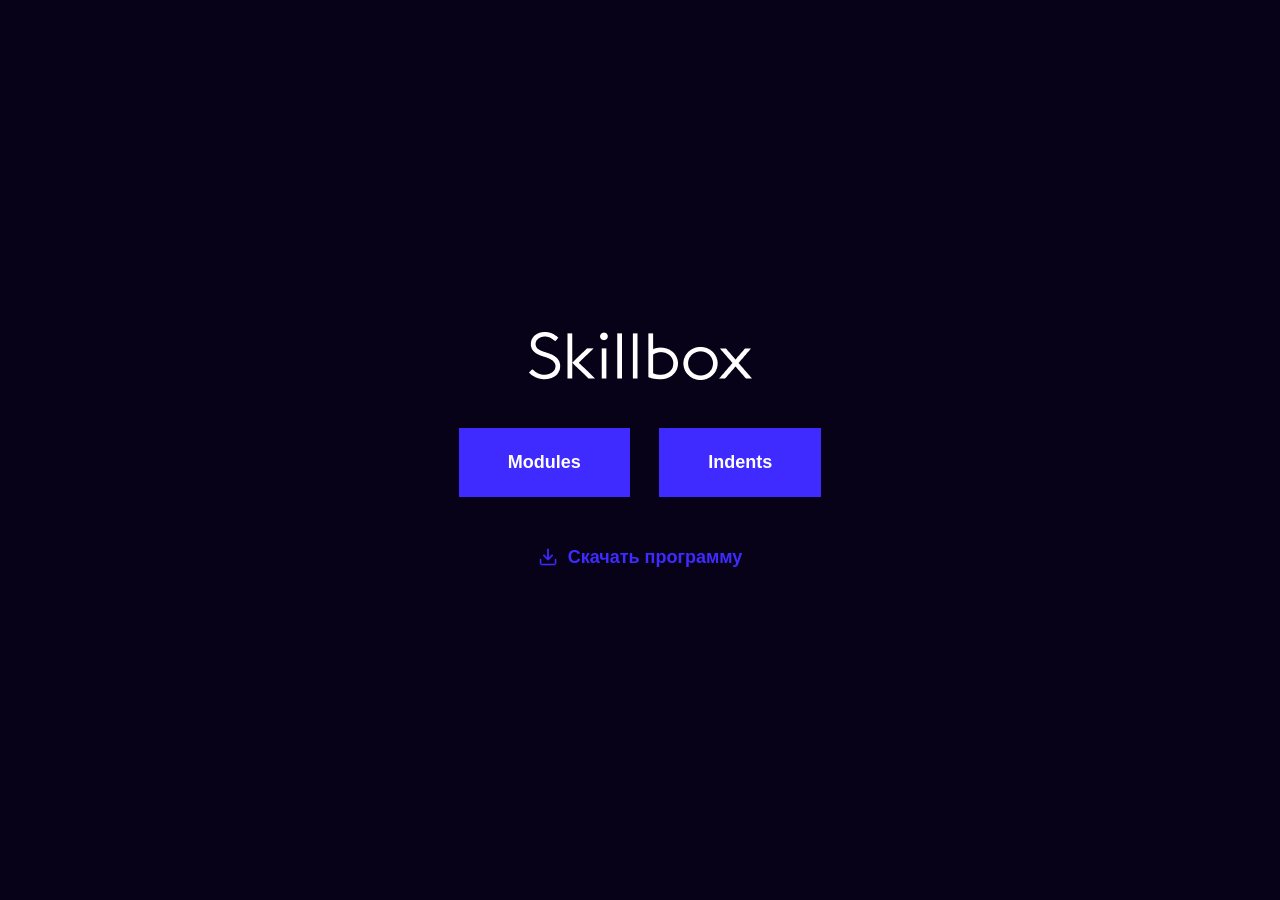
<file: index.html>
<!DOCTYPE html>
<html lang="ru">
  <head>
    <meta charset="UTF-8">
    <meta name="viewport" content="width=device-width, initial-scale=1.0">
    <title>Главное меню</title>
    <link rel="stylesheet" href="css/normalize.css">
    <link rel="stylesheet" href="css/style.css">
  </head>
  <body>
    <div class="main-container">
      <a class="logo" href="https://skillbox.ru/" target="_blank">
        <img src="img/logo-light.png" alt="Логотип skillbox">
      </a>
     <div class="links">
      <br>
      <a class="link" href="modules.html">
        Modules
      </a>
      <a class="link" href="article.html">
        Indents
      </a>
    </div>
      <a class="link-download" href="skillbox.docx" download>
        Скачать программу
      </a>
    </div>
  </body>
</html>
</file>
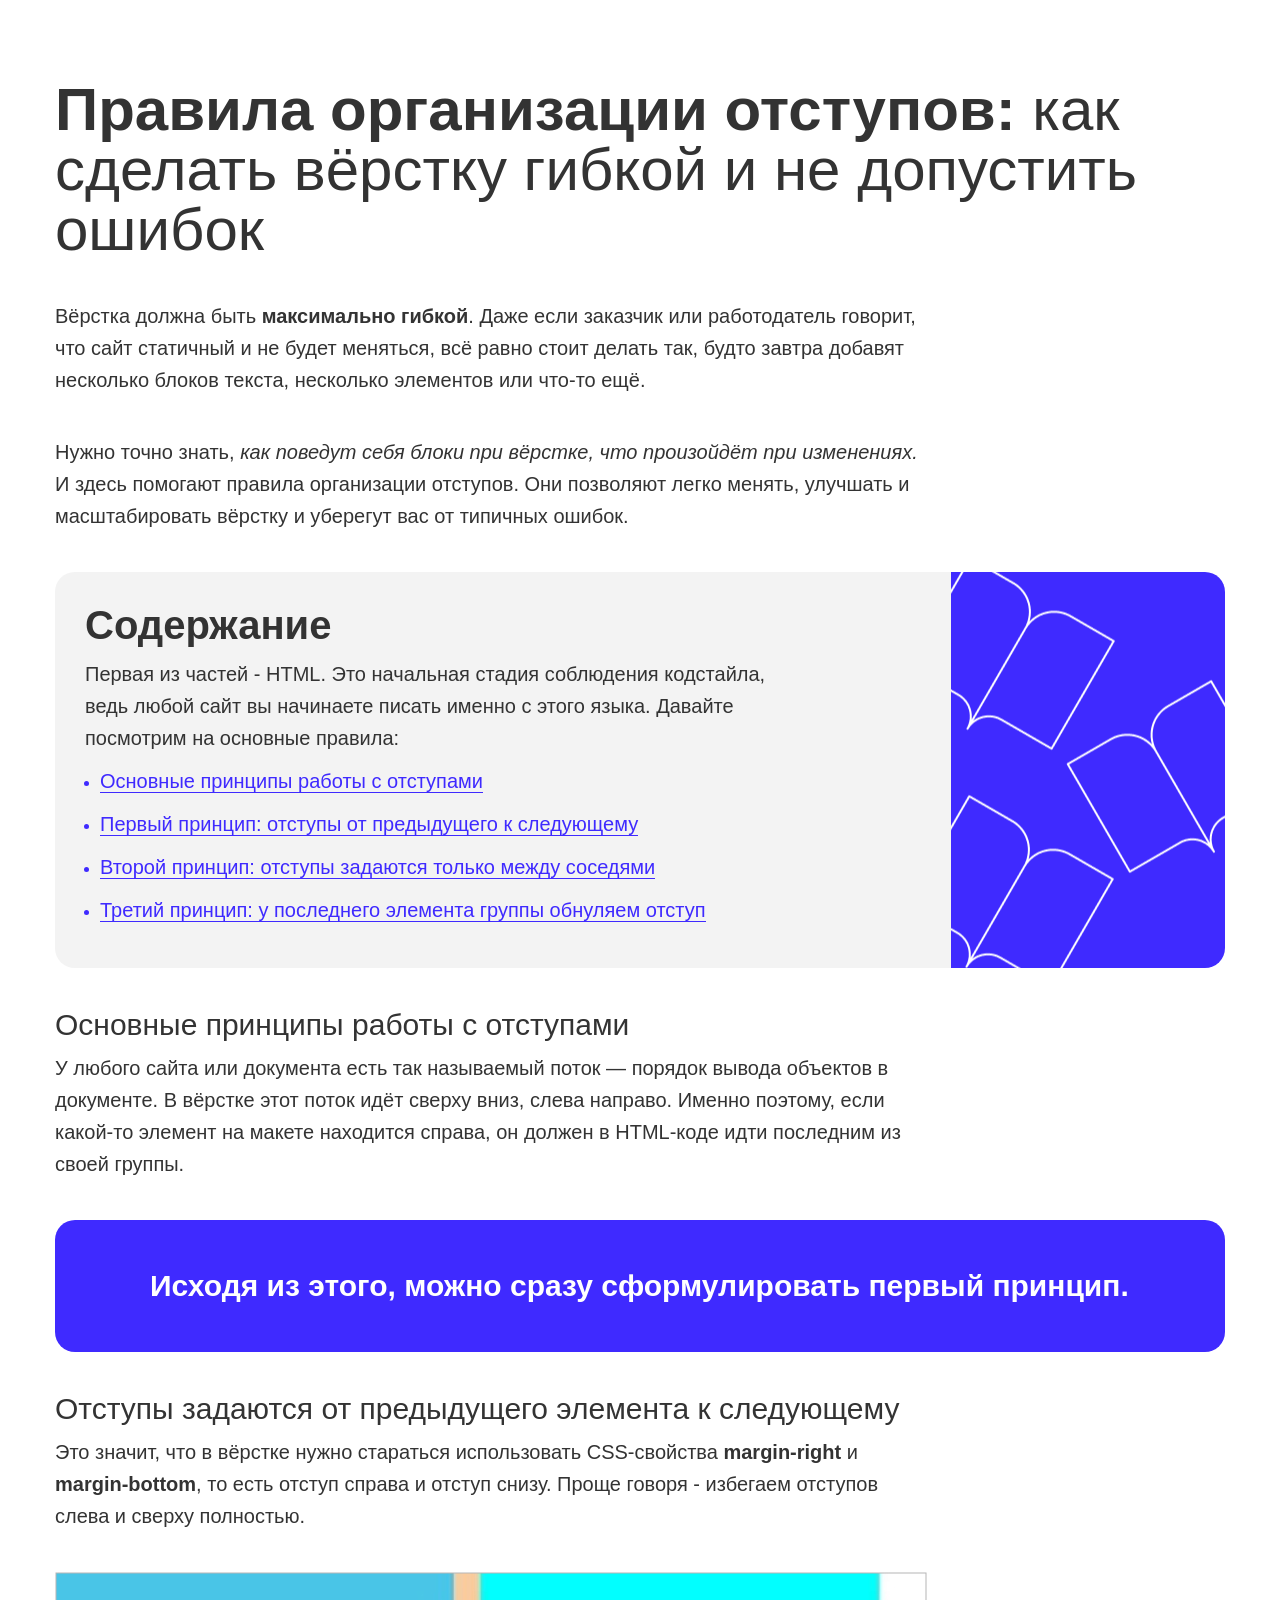
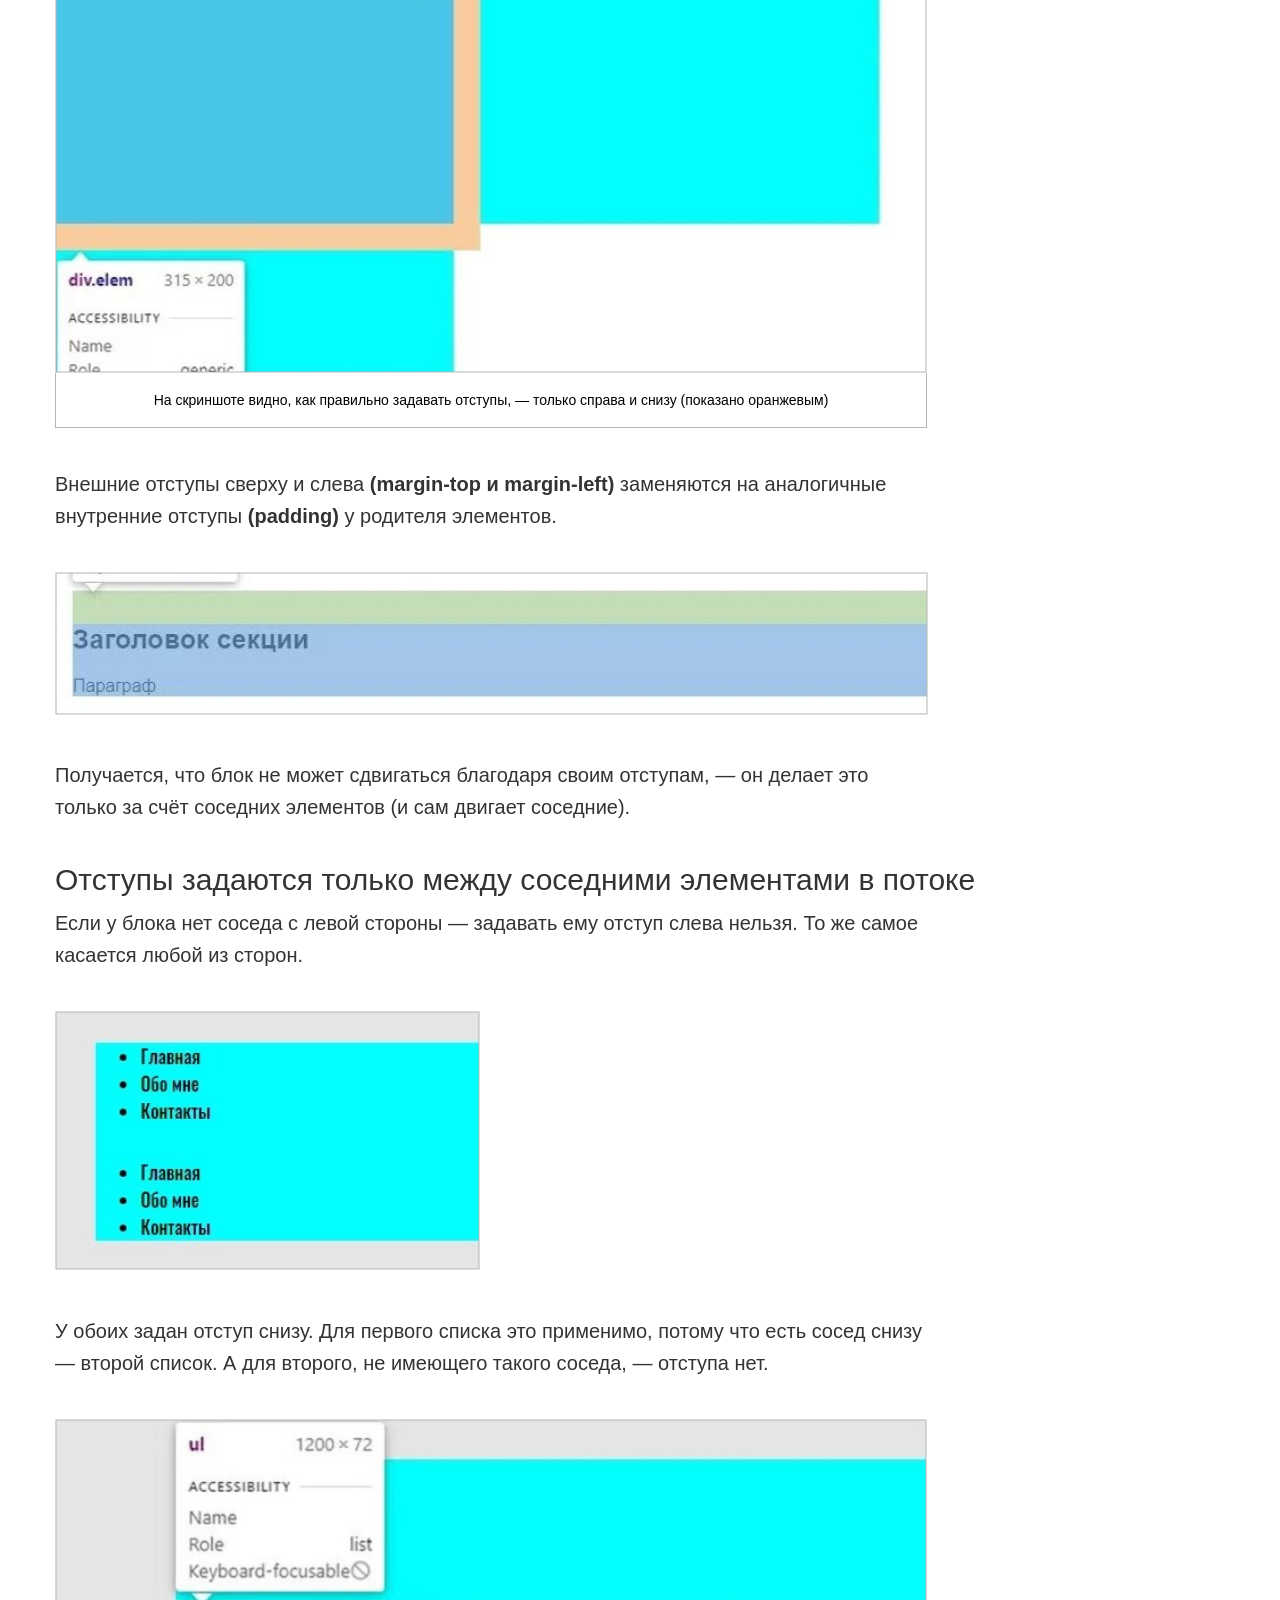
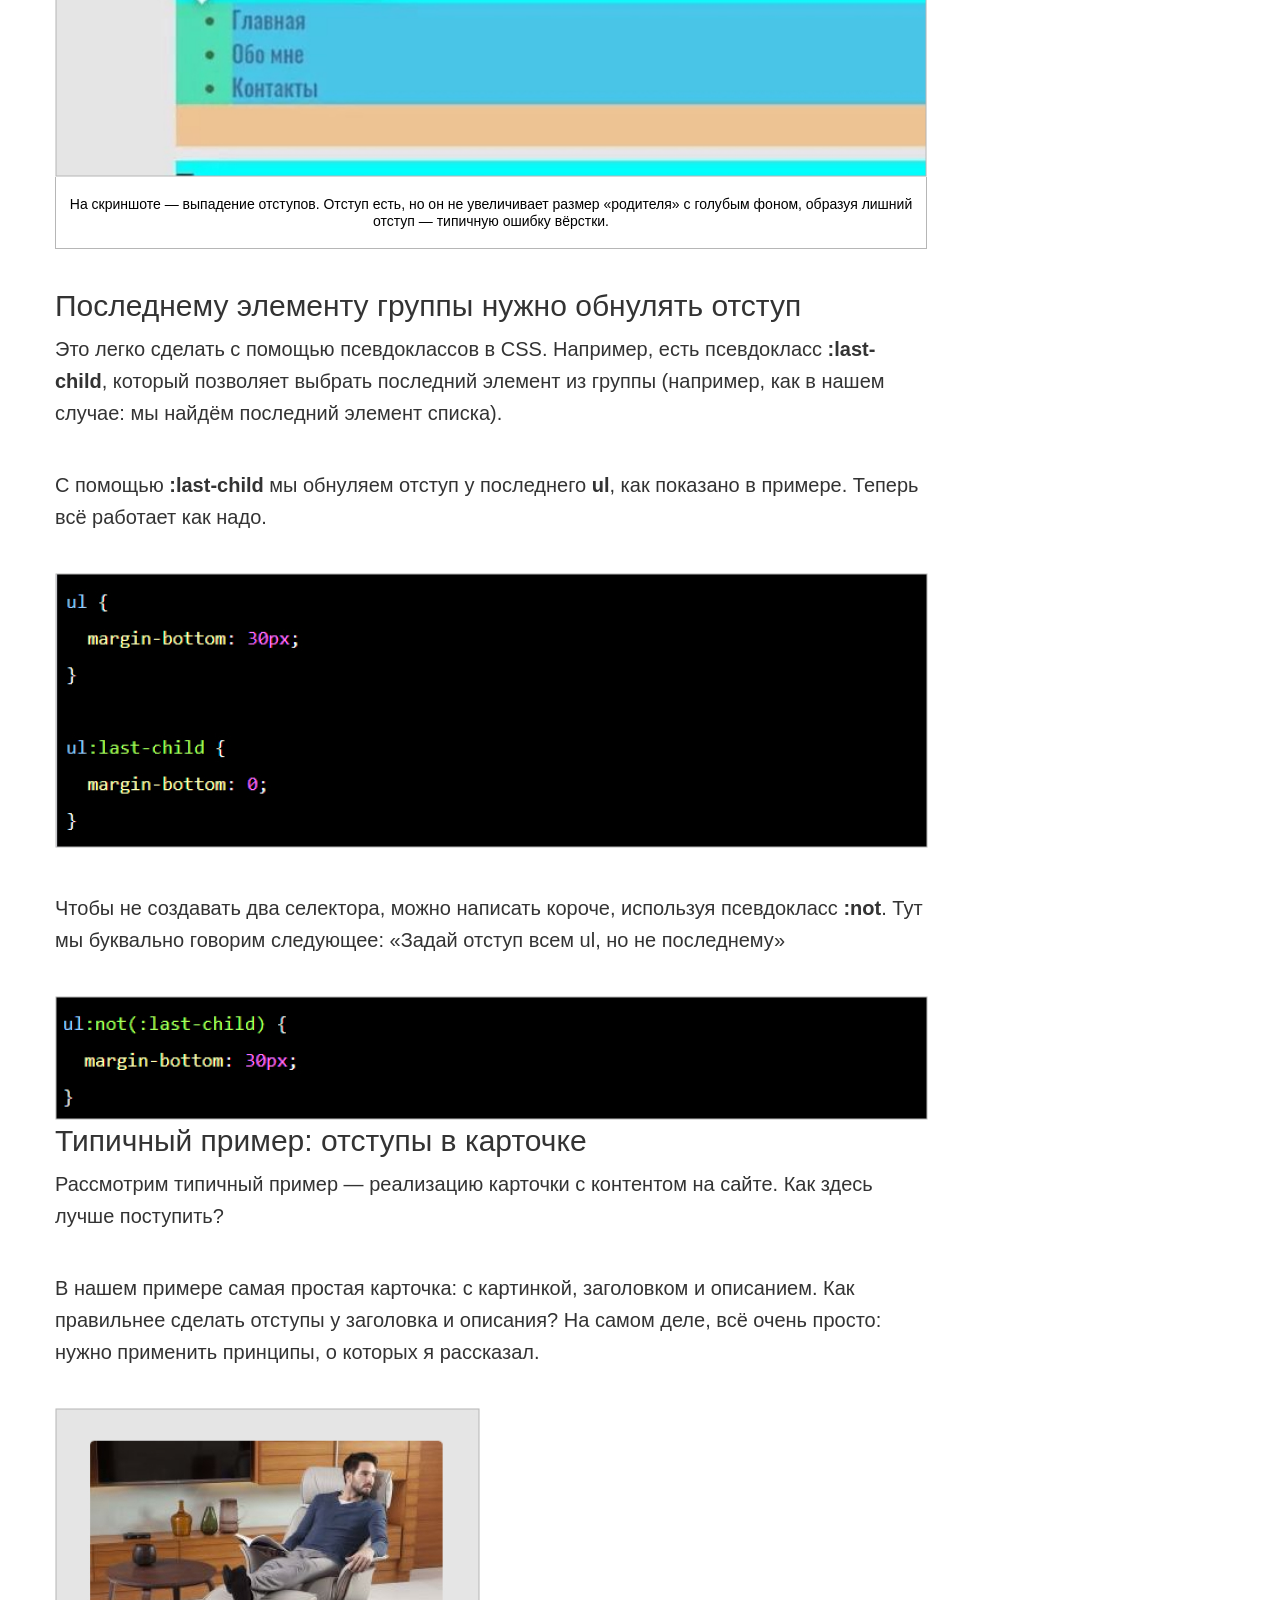
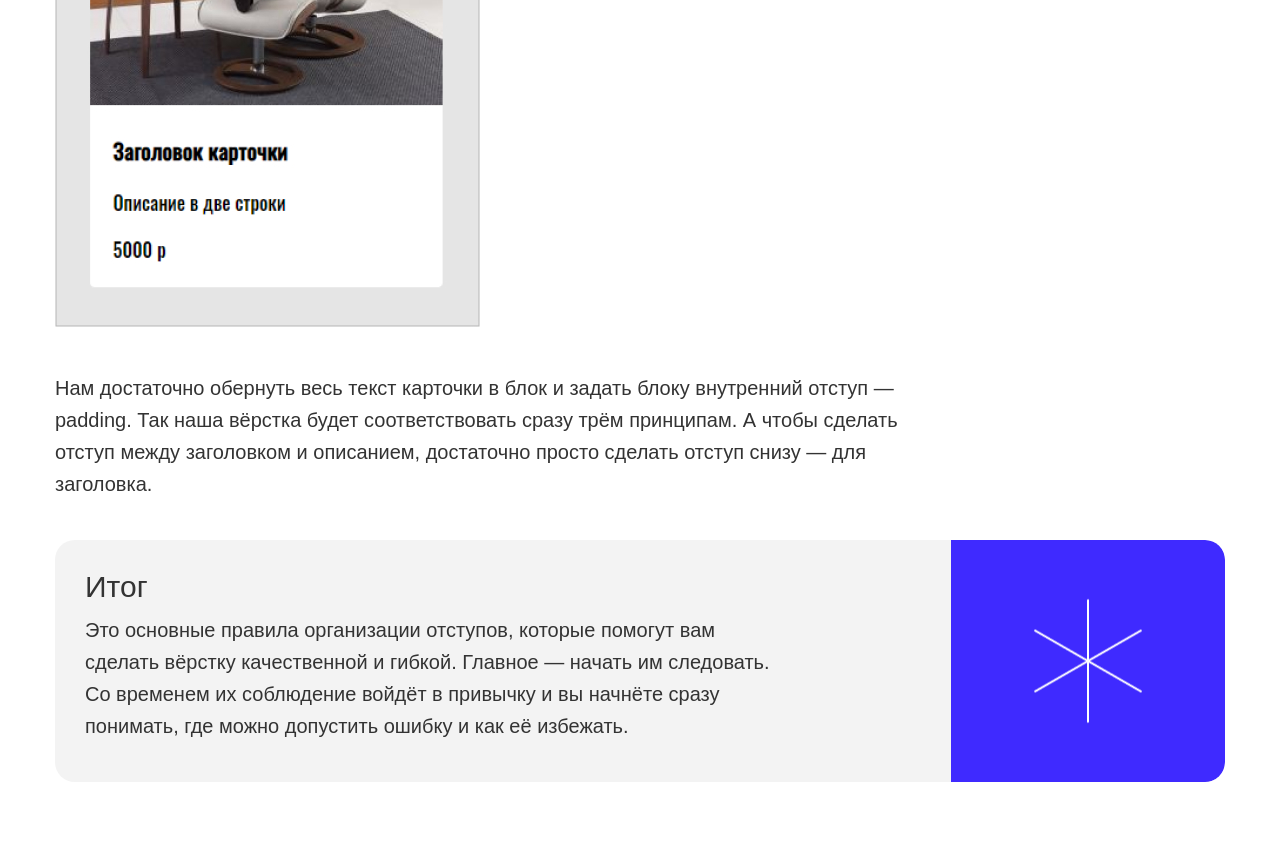
<file: article.html>
<!DOCTYPE html>
<html lang="ru">
  <head>
    <meta charset="UTF-8">
    <meta name="viewport" content="width=device-width, initial-scale=1.0">
    <title>Правила организации отступов</title>
    <link rel="stylesheet" href="css/normalize.css">
    <link rel="stylesheet" href="css/style.css">
  </head>
  <body>
    <div class="container">
      <h1 class="main-title">
      <b>Правила организации отступов:</b> как сделать вёрстку гибкой и не допустить ошибок
    </h1>
    <p class="text">
      Вёрстка должна быть <b>максимально гибкой</b>. Даже если заказчик или работодатель
      говорит, что сайт статичный и не будет меняться, всё равно стоит делать так, будто
      завтра добавят несколько блоков текста, несколько элементов или что-то ещё.
    </p>
    <p class="text">
      Нужно точно знать, <i>как поведут себя блоки при вёрстке, что произойдёт при
      изменениях.</i> И здесь помогают правила организации отступов. Они позволяют легко
      менять, улучшать и масштабировать вёрстку и уберегут вас от типичных ошибок.
    </p>
    <div class="gray-box bc-gray-box-title">
      <h2 class="content-title">
        Содержание
      </h2>

      <p class="text">
        Первая из частей - HTML. Это начальная стадия соблюдения кодстайла, ведь любой
        сайт вы начинаете писать именно с этого языка. Давайте посмотрим на основные
        правила:
      </p>

      <ul class="number-list">
        <li class="element-list"><a class="list-link" href="#previous-element-next">Основные принципы работы с отступами</a></li>
        <li class="element-list"><a class="list-link" href="#first-principle">Первый принцип: отступы от предыдущего к следующему</a></li>
        <li class="element-list"><a class="list-link" href="#second-principle">Второй принцип: отступы задаются только между соседями</a></li>
        <li class="element-list"><a class="list-link" href="#third-principle">Третий принцип: у последнего элемента группы обнуляем отступ</a></li>
      </ul>
    </div>

    <div id="previous-element-next">
      <h3 class="three-subtitle">
        Основные принципы работы с отступами
      </h3>
      <p class="text">
        У любого сайта или документа есть так называемый поток — порядок вывода объектов
        в документе. В вёрстке этот поток идёт сверху вниз, слева направо. Именно поэтому,
        если какой-то элемент на макете находится справа, он должен в HTML-коде идти
        последним из своей группы.
      </p>
      <p class="text pre-info">
        Исходя из этого, можно сразу сформулировать первый принцип.
      </p>
    </div>

    <div id="first-principle">
      <h3 class="three-subtitle">
        Отступы задаются от предыдущего элемента к следующему
      </h3>
      <p class="text">
        Это значит, что в вёрстке нужно стараться использовать CSS-свойства <b>margin-right</b> и
        <b>margin-bottom</b>, то есть отступ справа и отступ снизу. Проще говоря - избегаем
        отступов слева и сверху полностью.
      </p>
      <figure class="figure-image">
        <img src="img/1.jpg" alt="Отступы от предыдущего элемента к следующему">
        <figcaption class="caption-image">
          На скриншоте видно, как правильно задавать отступы, — только справа и снизу
          (показано оранжевым)
        </figcaption>
      </figure>
      <p class="text">
        Внешние отступы сверху и слева <b>(margin-top и margin-left)</b> заменяются на
        аналогичные внутренние отступы <b>(padding)</b> у родителя элементов.
      </p>
      <img class="only-image" src="img/2.jpg" alt="Внешние отступы сверху и слева заменяются на аналогичные внутренние отступы у родителя элементов">
      <p class="text">
        Получается, что блок не может сдвигаться благодаря своим отступам, — он делает это
        только за счёт соседних элементов (и сам двигает соседние).
      </p>
    </div>

    <div id="second-principle">
      <h3 class="three-subtitle">
        Отступы задаются только между соседними элементами в потоке
      </h3>
      <p class="text">
        Если у блока нет соседа с левой стороны — задавать ему отступ слева нельзя. То же
        самое касается любой из сторон.
      </p>
      <img class="only-image" src="img/3.jpg" alt="Отступы задаются только между соседними элементами в потоке">
      <p class="text">
        У обоих задан отступ снизу. Для первого списка это применимо, потому что есть сосед
        снизу — второй список. А для второго, не имеющего такого соседа, — отступа нет.
      </p>
      <figure class="figure-image">
        <img src="img/4.jpg" alt="Отступы задаются только между соседними элементами в потоке">
        <figcaption class="caption-image">
          На скриншоте — выпадение отступов. Отступ есть, но он не увеличивает размер
          «родителя» с голубым фоном, образуя лишний отступ — типичную ошибку вёрстки.
        </figcaption>
      </figure>
    </div>

    <div id="third-principle">
      <h3 class="three-subtitle">
        Последнему элементу группы нужно обнулять отступ
      </h3>
      <p class="text">
        Это легко сделать с помощью псевдоклассов в CSS. Например, есть псевдокласс
        <b>:last-child</b>, который позволяет выбрать последний элемент из группы (например, как в
        нашем случае: мы найдём последний элемент списка).
      </p>
      <p class="text">
        С помощью <b>:last-child</b> мы обнуляем отступ у последнего <b>ul</b>, как показано в примере.
        Теперь всё работает как надо.
      </p>
      <img class="only-image" src="img/5.jpg" alt="Код для обнуления отступа у последнего элемента группы с помощью псевдокласса :last-child">

      <p class="text">
        Чтобы не создавать два селектора, можно написать короче, используя псевдокласс
        <b>:not</b>. Тут мы буквально говорим следующее: «Задай отступ всем ul, но не последнему»
      </p>
      <img class="only-image" src="img/6.jpg" alt="Код для обнуления отступа у последнего элемента группы с помощью псевдокласса :not">
    </div>

    <h3 class="three-subtitle">
      Типичный пример: отступы в карточке
    </h3>
    <p class="text">
      Рассмотрим типичный пример — реализацию карточки с контентом на сайте. Как здесь
      лучше поступить?
    </p>
    <p class="text">
      В нашем примере самая простая карточка: с картинкой, заголовком и описанием. Как
      правильнее сделать отступы у заголовка и описания? На самом деле, всё очень
      просто: нужно применить принципы, о которых я рассказал.
    </p>
    <img class="only-image" src="img/7.jpg" alt="Типичный пример: отступы в карточке">
    <p class="text">
      Нам достаточно обернуть весь текст карточки в блок и задать блоку внутренний отступ
      — padding. Так наша вёрстка будет соответствовать сразу трём принципам. А чтобы
      сделать отступ между заголовком и описанием, достаточно просто сделать отступ
      снизу — для заголовка.
    </p>

    <div class="gray-box bc-gray-box-end">
      <h3 class="three-subtitle">
        Итог
      </h3>
      <p class="text">
        Это основные правила организации отступов, которые помогут вам сделать вёрстку
        качественной и гибкой. Главное — начать им следовать. Со временем их соблюдение
        войдёт в привычку и вы начнёте сразу понимать, где можно допустить ошибку и как её
        избежать.
      </p>
    </div>
  </div>
</body>
</html>
</file>
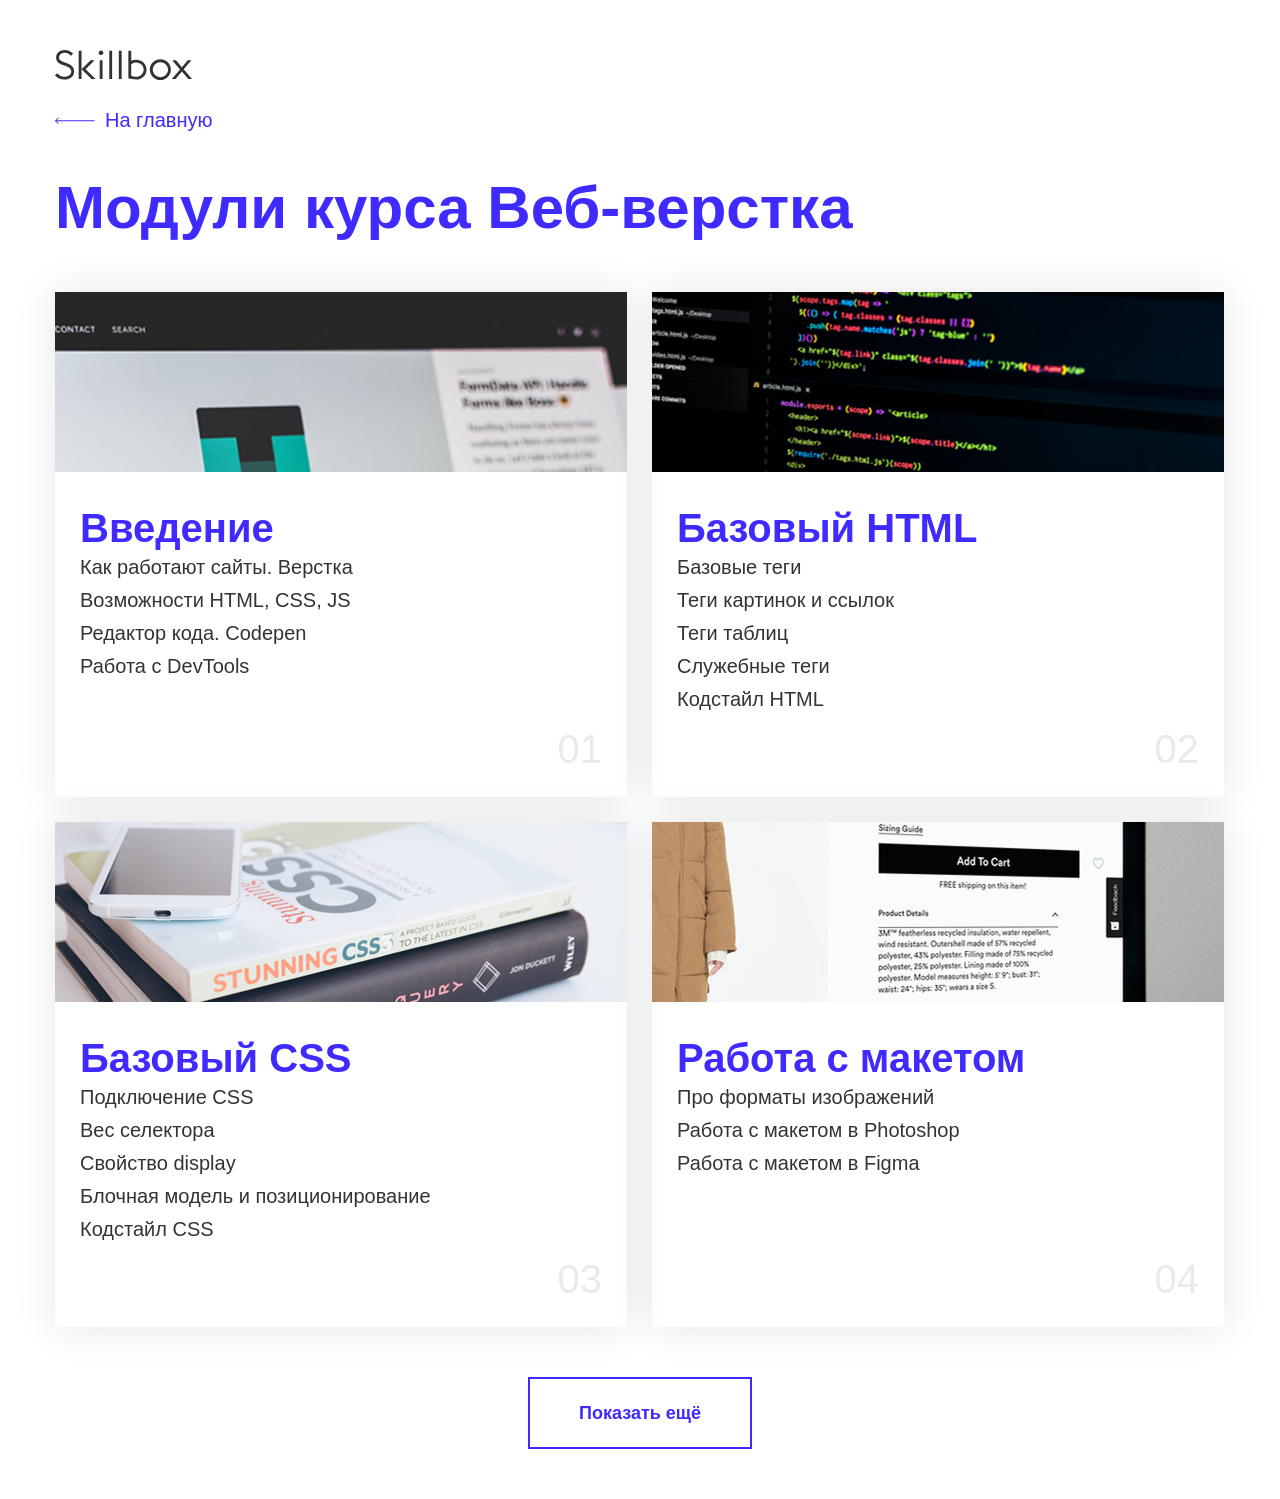
<file: modules.html>
<!DOCTYPE html>
<html lang="ru">
<head>
  <meta charset="UTF-8">
  <meta name="viewport" content="width=device-width, initial-scale=1.0">
  <title>modules</title>
  <link rel="stylesheet" href="css/normalize.css">
  <link rel="stylesheet" href="css/style.css">
</head>
<body>
  <div class="container-modules">
    <div class="container-header-modules">
      <a href="https://skillbox.ru/" target="_blank"><img class="logo" src="img/skillbox_logo_vector.svg" alt="Логотип skillbox"></a>
      <a class="link-in-index" href="index.html">На главную</a>
    </div>

    <div class="container-content-modules">
      <h1 class="main-title-modules">Модули курса Веб-верстка</h1>

      <ul class="list-modules">
        <li class="element-list-modules">
          <img class="img-modules" src="img/module1.jpg" alt="Иконка модуля">
          <h2 class="element-title-modules">Введение</h2>
          <ul class="list-modules-sub">
            <li class="element-list-modules-sub">Как работают сайты. Верстка</li>
            <li class="element-list-modules-sub">Возможности HTML, CSS, JS</li>
            <li class="element-list-modules-sub">Редактор кода. Codepen</li>
            <li class="element-list-modules-sub">Работа с DevTools</li>
          </ul>
          <p class="element-list-number">01</p>
        </li>

        <li class="element-list-modules">
          <img class="img-modules" src="img/module2.jpg" alt="Иконка модуля">
          <h2 class="element-title-modules">Базовый HTML</h2>
          <ul class="list-modules-sub">
            <li class="element-list-modules-sub">Базовые теги</li>
            <li class="element-list-modules-sub">Теги картинок и ссылок</li>
            <li class="element-list-modules-sub">Теги таблиц</li>
            <li class="element-list-modules-sub">Служебные теги</li>
            <li class="element-list-modules-sub">Кодстайл HTML</li>
          </ul>
          <p class="element-list-number">02</p>
        </li>

        <li class="element-list-modules">
          <img class="img-modules" src="img/module3.jpg" alt="Иконка модуля">
          <h2 class="element-title-modules">Базовый CSS</h2>
          <ul class="list-modules-sub">
            <li class="element-list-modules-sub">Подключение CSS</li>
            <li class="element-list-modules-sub">Вес селектора</li>
            <li class="element-list-modules-sub">Свойство display</li>
            <li class="element-list-modules-sub">Блочная модель и позиционирование</li>
            <li class="element-list-modules-sub">Кодстайл CSS</li>
          </ul>
          <p class="element-list-number">03</p>
        </li>

        <li class="element-list-modules">
          <img class="img-modules" src="img/module4.jpg" alt="Иконка модуля">
          <h2 class="element-title-modules">Работа с макетом</h2>
          <ul class="list-modules-sub">
            <li class="element-list-modules-sub">Про форматы изображений</li>
            <li class="element-list-modules-sub">Работа с макетом в Photoshop</li>
            <li class="element-list-modules-sub">Работа с макетом в Figma</li>
          </ul>
          <p class="element-list-number">04</p>
        </li>
      </ul>
      <button class="button-show-more">Показать ещё</button>
  </div>
</body>
</html>
</file>
<file: css/style.css>
html {
	box-sizing: border-box;
}

*,
*::before,
*::after {
	box-sizing: inherit;
}

a {
	text-decoration: none;
  color: inherit;
}

img {
	max-width: 100%;
}

body {
  font-family: Arial, Verdana, sans-serif;
}

.main-container{
  display: flex;
  flex-direction: column;
  align-items: center;
  justify-content: center;
  min-height: 100vh;
  color: #fff;
  background-color: #070217;
}

.logo{
  display: inline-block;
  margin-bottom: 50px;
}

.links{
  margin-bottom: 50px;
}

.link{
  display: inline-block;
  padding: 24px 49px;
  font-weight: 700;
  font-size: 18px;
  background-color: #3f2aff;
}

.link:not(:last-child){
  margin-right: 25px;
}

.link-download{
  padding-left: 30px;
  font-weight: 700;
  font-size: 18px;
  color:#3f2aff;
  background-image: url("../img/download.png");
  background-position: left center;
  background-size: 20px 20px;
  background-repeat: no-repeat;
}


.container{
  margin: 0 auto;
  padding: 80px 0;
  width: 1170px;
}

.main-title{
  margin-top: 0;
  margin-bottom: 40px;
  font-size: 60px;
  font-weight: 400;
  line-height: 60px;
  color: #333;
}

.content-title{
  margin-top: 0;
  margin-bottom: 10px;
  font-size: 40px;
  line-height: 46px;
  color: #333;
}

.three-subtitle{
  margin-top: 0;
  margin-bottom: 10px;
  font-weight: 400;
  font-size: 30px;
  line-height: 34px;
  color: #333;
}

.text{
  margin-top: 0;
  width: 872px;
  margin-bottom: 40px;
  font-weight: 400;
  font-size: 20px;
  line-height: 32px;
  color: #333;
}

.pre-info{
  padding: 50px 95px;
  width: 100%;
  font-weight: 700;
  font-size: 30px;
  border-radius: 20px;
  color: white;
  background-color: #3f2aff;
}

.gray-box{
  border-radius: 20px;
  padding: 30px;
  background-color: #f3f3f3;
  background-repeat: no-repeat;
  background-position: center right;
}

.gray-box:not(:last-child){
  margin-bottom: 40px;
}

.gray-box .text{
  width: 692px;
  margin-bottom: 10px;
}

.number-list{
  padding-left: 15px;
}

.element-list::marker{
  color: #3f2aff;
}

.element-list:not(:last-child){
  margin-bottom: 20px;
}

.only-image:not(:last-child){
  margin-bottom: 40px;
}

.figure-image{
  display: inline-block;
  margin-bottom: 40px;
  width: 872px;
  margin-left: 0;
  font-size: 0;
}

.figure-image .caption-image{
  border: 1px solid #b6b6b6;
  border-top: none;
  padding: 19px 0;
  font-weight: 400;
  font-size: 14px;
  text-align: center;
}

.bc-gray-box-title{
  background-image: url("../img/decorate-1.png");
}

.bc-gray-box-end{
  background-image: url("../img/decorate-2.png");
}

.list-link{
  border-bottom: 1px solid #3f2aff;
  font-size: 20px;
  color: #3f2aff;
}

.container-modules{
  max-width: 1170px;
  margin: 0 auto;
  padding:50px 0;
  font-family: Arial, Verdana, sans-serif;
}

.logo{
  margin-bottom: 25px;
  display: inline-block;
}

.link-in-index{
  display: block;
  padding: 0;
  margin-bottom: 25px;
  color: #3F2AFF;
  padding-left: 50px;
  font-size: 20px;
  background-image: url("../img/Arrow.svg");
  background-position: left center;
  background-size: 40px 10px;
  background-repeat: no-repeat;
}

.container-content-modules{
  padding: 0;
  margin: 0;
}

.main-title-modules{
  margin-bottom: 50px;
  font-weight: 700;
  font-size: 60px;
  color: #3f2aff;
}

.list-modules{
  padding: 0;
  margin: 0;
  font-size: 0;
}

.element-list-modules{
  /* outline: 1px solid #b6b6b6; */
  position: relative;
  display: inline-block;
  width: 572px;
  height: 505px;
  vertical-align: top;
  margin-bottom: 25px;
  font-size: 33px;
  box-shadow: 0 0 40px 0 rgba(0, 0, 0, 0.1);
}

.element-list-modules:nth-child(2n + 1){
  margin-right: 25px;
}

.img-modules{
  height: 180px;
  width: 100%;
}
.element-title-modules{
  margin-top: 25px;
  margin-left: 25px;
  margin-bottom: 0;
  font-weight: 700;
  font-size: 40px;
  color: #3f2aff;
}

.list-modules-sub{
  margin: 0;
  padding-left: 25px;
  list-style: none;
}

.element-list-modules-sub{
  font-weight: 400;
  font-size: 20px;
  line-height: 165%;
  color: #333;
}

.element-list-number{
  margin: 0;
  position: absolute;
  right: 25px;
  bottom: 25px;
  font-weight: 400;
  font-size: 40px;
  text-align: right;
  color: #eaeaea;
}

.button-show-more{
  display: block;
  margin: 0 auto;
  margin-top: 25px;
  padding: 24px 49px;
  border: 2px solid #3f2aff;
  font-weight: 700;
  font-size: 18px;
  color: #3f2aff;
  background-color: white;
}
</file>
